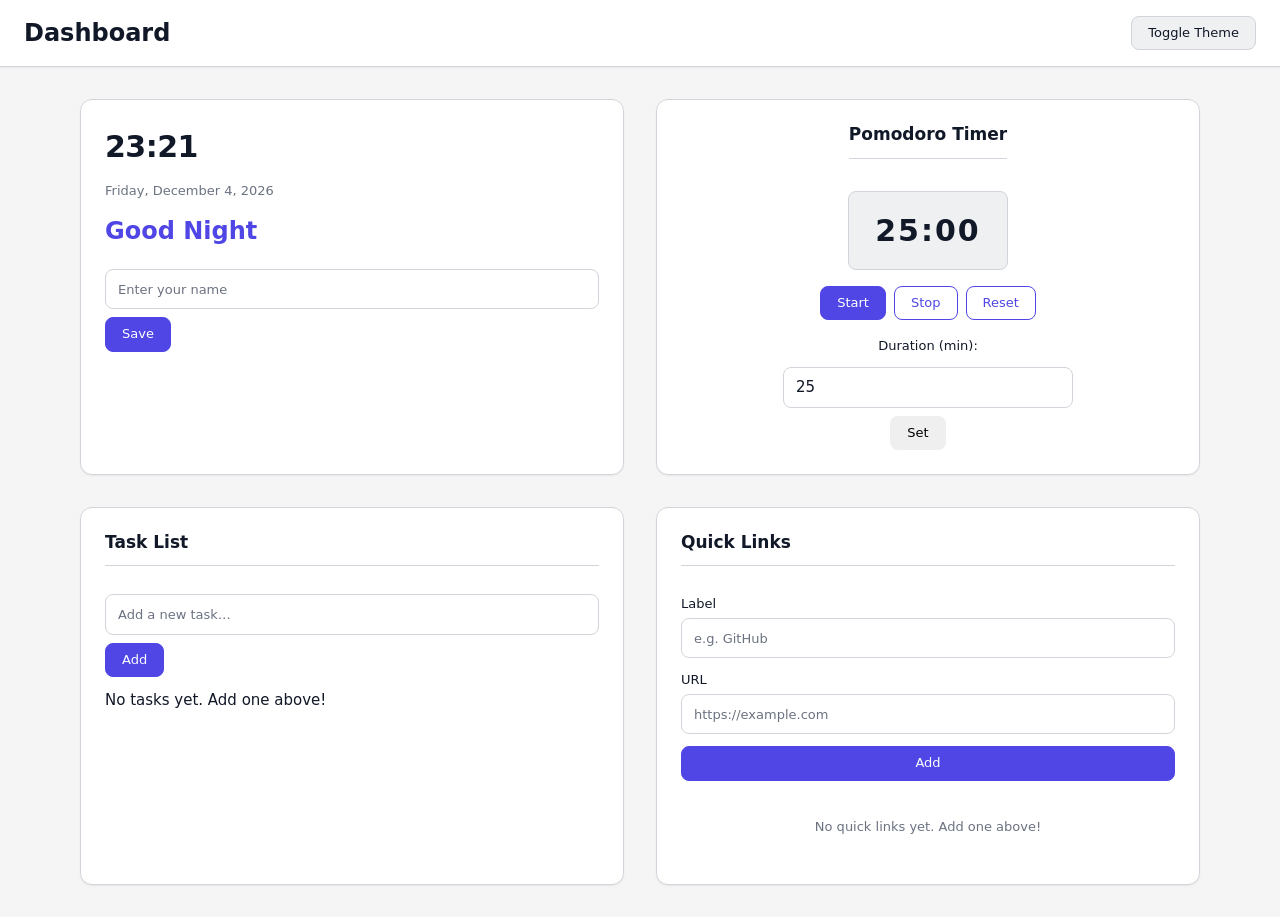
<file: index.html>
<!DOCTYPE html>
<html lang="en" data-theme="light">
<head>
  <meta charset="UTF-8" />
  <meta name="viewport" content="width=device-width, initial-scale=1.0" />
  <title>To Do List Dashboard</title>
  <link rel="stylesheet" href="css/style.css" />
</head>
<body>

  <header>
    <h1>Dashboard</h1>
    <button data-action="toggle-theme" aria-label="Toggle theme">Toggle Theme</button>
  </header>

  <main>

    <section id="greeting" aria-label="Greeting">
      <!-- Greeting module renders here: time, date, salutation, name input -->
    </section>

    <section id="timer" aria-label="Pomodoro Timer">
      <!-- Timer module renders here: countdown display, Start/Stop/Reset controls, duration input -->
    </section>

    <section id="task-list" aria-label="Task List">
      <!-- Task module renders here: add-task form, task rows -->
    </section>

    <section id="quick-links" aria-label="Quick Links">
      <!-- Links module renders here: add-link form, link buttons -->
    </section>

  </main>

  <script src="js/app.js"></script>
</body>
</html>
</file>
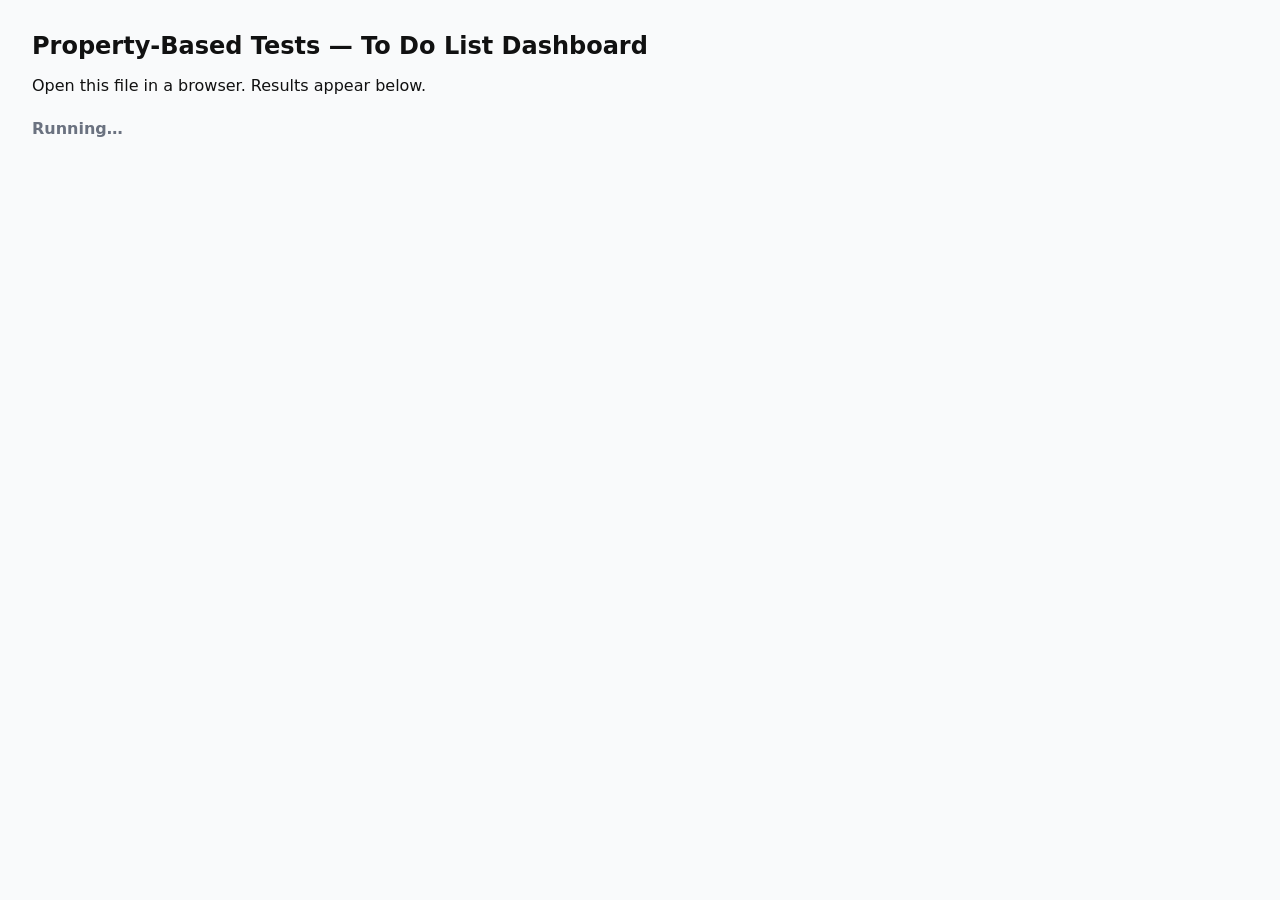
<file: test.html>
<!DOCTYPE html>
<html lang="en" data-theme="light">
<head>
  <meta charset="UTF-8" />
  <meta name="viewport" content="width=device-width, initial-scale=1.0" />
  <title>To Do List Dashboard — Property-Based Tests</title>
  <style>
    body   { font-family: system-ui, sans-serif; margin: 2rem; background: #f9fafb; color: #111; }
    h1     { font-size: 1.5rem; margin-bottom: 1rem; }
    h2     { font-size: 1.05rem; margin: 1.6rem 0 0.4rem; color: #374151; }
    .suite { border: 1px solid #d1d5db; border-radius: 6px; padding: 1rem; margin-bottom: 1rem; background: #fff; }
    .pass  { color: #16a34a; font-weight: 600; }
    .fail  { color: #dc2626; font-weight: 600; }
    .result  { margin: 0.3rem 0; font-size: 0.88rem; white-space: pre-wrap; font-family: monospace; }
    #summary { margin-top: 1.5rem; font-size: 1rem; font-weight: 700; }
    .pending { color: #6b7280; }
  </style>
</head>
<body>
  <h1>Property-Based Tests — To Do List Dashboard</h1>
  <p>Open this file in a browser. Results appear below.</p>
  <div id="output"></div>
  <div id="summary" class="pending">Running…</div>

  <!-- All test logic runs as an ES module so we can import fast-check from esm.sh -->
  <script type="module">
    // fast-check loaded via esm.sh CDN — no build step or server required.
    // Uses fast-check v3 (last CommonJS-compatible release with a stable API).
    import * as fc from 'https://esm.sh/fast-check@3';

    /* ===========================================================
       Minimal in-browser test runner
       =========================================================== */
    const results = [];
    const outputEl  = document.getElementById('output');
    const summaryEl = document.getElementById('summary');

    function suite(name) {
      const h = document.createElement('h2');
      h.textContent = name;
      outputEl.appendChild(h);
      const div = document.createElement('div');
      div.className = 'suite';
      outputEl.appendChild(div);
      return div;
    }

    function logResult(container, label, passed, detail) {
      const p = document.createElement('p');
      p.className = 'result ' + (passed ? 'pass' : 'fail');
      p.textContent = (passed ? '✓ ' : '✗ ') + label + (detail ? '\n  ' + detail : '');
      container.appendChild(p);
      results.push(passed);
    }

    function test(container, label, fn) {
      try {
        fn();
        logResult(container, label, true, '');
      } catch (err) {
        logResult(container, label, false, String(err));
      }
    }

    function printSummary() {
      const passed = results.filter(Boolean).length;
      const total  = results.length;
      summaryEl.textContent = passed + ' / ' + total + ' tests passed';
      summaryEl.className   = (passed === total) ? 'pass' : 'fail';
    }

    /* ===========================================================
       In-memory localStorage stub
       Replaces window.localStorage for each test so tests are
       isolated, fast, and produce no real storage side-effects.
       =========================================================== */
    function makeLocalStorageStub() {
      let store = {};
      return {
        getItem:    (k) => Object.prototype.hasOwnProperty.call(store, k) ? store[k] : null,
        setItem:    (k, v) => { store[k] = String(v); },
        removeItem: (k) => { delete store[k]; },
        clear:      () => { store = {}; },
      };
    }

    /* ===========================================================
       Inline storage module (mirrors js/app.js storage namespace)
       Accepts an injected localStorage-compatible object so tests
       never touch the real window.localStorage.
       =========================================================== */
    function makeStorage(lsStub) {
      const KEYS = {
        TASKS:    'todo_dashboard_tasks',
        LINKS:    'todo_dashboard_links',
        SETTINGS: 'todo_dashboard_settings',
      };

      function read(key) {
        try {
          const raw = lsStub.getItem(key);
          if (raw === null) return null;
          return JSON.parse(raw);
        } catch {
          return null;
        }
      }

      function write(key, value) {
        try {
          lsStub.setItem(key, JSON.stringify(value));
          return true;
        } catch {
          return false;
        }
      }

      return { KEYS, read, write };
    }

    /* ===========================================================
       Inline generateId (same logic as js/app.js)
       =========================================================== */
    function generateId() {
      if (typeof crypto !== 'undefined' && typeof crypto.randomUUID === 'function') {
        return crypto.randomUUID();
      }
      return Date.now().toString() + Math.random().toString(36).slice(2);
    }

    /* ===========================================================
       Inline links module (pure logic extracted from js/app.js).
       The render() method is a no-op; tests inspect the links
       array via the exported getLinks() method.
       =========================================================== */
    function makeLinks(storageObj) {
      let _links = [];

      function _createLink(label, url) {
        return { id: generateId(), label, url };
      }

      // no-op render — tests work with in-memory state directly
      function render() {}

      function init(linkArray) {
        _links = Array.isArray(linkArray) ? [...linkArray] : [];
      }

      /** Returns a defensive copy of the current links array. */
      function getLinks() {
        return [..._links];
      }

      /**
       * addLink(label, url)
       * Validation mirrors js/app.js links.addLink exactly:
       *   - total count must be < 50              (Requirement 6.1)
       *   - label must be 1–50 non-empty chars    (Requirement 6.2)
       *   - url must match /^https?:\/\/.+/       (Requirement 6.2)
       * On any validation failure: returns without mutating _links.
       */
      function addLink(label, url) {
        const trimmedLabel = String(label).trim();
        const trimmedUrl   = String(url).trim();

        // count cap
        if (_links.length >= 50) return;

        // label validation
        if (trimmedLabel.length === 0 || trimmedLabel.length > 50) return;

        // url validation: must start with http:// or https:// + at least 1 char
        const urlValid = /^https?:\/\/.+/.test(trimmedUrl);
        if (!urlValid) return;

        const newLink = _createLink(trimmedLabel, trimmedUrl);
        _links.push(newLink);

        const success = storageObj.write(storageObj.KEYS.LINKS, _links);
        if (!success) {
          _links.pop();
        }
      }

      function deleteLink(id) {
        const idx = _links.findIndex((l) => l.id === id);
        if (idx === -1) return;
        const removed = _links.splice(idx, 1)[0];
        const success = storageObj.write(storageObj.KEYS.LINKS, _links);
        if (!success) {
          _links.splice(idx, 0, removed);
        }
      }

      return { init, addLink, deleteLink, getLinks };
    }

    /* ===========================================================
       Helper: fresh, isolated links module instance per test
       =========================================================== */
    function freshLinksModule() {
      const stub    = makeLocalStorageStub();
      const storage = makeStorage(stub);
      const linksM  = makeLinks(storage);
      linksM.init([]);
      return linksM;
    }

    /* ===========================================================
       PROPERTY 9 — Quick link URL validation
       -------------------------------------------------------
       // Feature: todo-list-dashboard, Property 9: Quick link URL validation
       //
       // For any string that does NOT begin with http:// or https://
       // followed by at least one character, addLink MUST reject the URL.
       // The link list SHALL remain unchanged (length stays 0) and no
       // write to Quick_Link_Store SHALL occur.
       //
       // Validates: Requirements 6.2
       =========================================================== */

    const s9 = suite('Property 9 — Quick link URL validation  (Validates: Requirements 6.2)');

    // Smoke test: confirm fast-check loaded correctly
    test(s9, 'fast-check is available (fc.check is a function)', () => {
      if (typeof fc === 'undefined' || typeof fc.check !== 'function') {
        throw new Error('fast-check (fc) not loaded — check the CDN import');
      }
    });

    // ── Core property test ──────────────────────────────────────
    test(s9, 'Property 9: addLink rejects any URL that does not start with http(s)://<char>', () => {
      // Generator: any string that does NOT match the valid-URL pattern.
      // fc.string() produces arbitrary Unicode strings; we filter to keep only
      // those that are invalid URLs so the property is correctly constrained.
      const invalidUrl = fc.string().filter(
        (s) => !/^https?:\/\/.+/.test(s.trim())
      );

      const result = fc.check(
        fc.property(invalidUrl, (url) => {
          const linksM = freshLinksModule();
          linksM.addLink('test', url);        // valid label, invalid URL
          return linksM.getLinks().length === 0;  // no link should have been added
        }),
        { numRuns: 100 }
      );

      if (result.failed) {
        throw new Error(
          'Property 9 FAILED.\n' +
          'Counterexample: url = ' + JSON.stringify(result.counterexample) + '\n' +
          'Seed: ' + result.seed
        );
      }
    });

    // ── Explicit examples (regression / documentation) ──────────
    test(s9, 'Explicit: bare domains are rejected', () => {
      const bare = ['example.com', 'www.google.com', 'github.com/user/repo'];
      for (const url of bare) {
        const linksM = freshLinksModule();
        linksM.addLink('test', url);
        if (linksM.getLinks().length !== 0) {
          throw new Error('Expected rejection for: ' + JSON.stringify(url));
        }
      }
    });

    test(s9, 'Explicit: wrong protocols are rejected', () => {
      const wrong = ['ftp://example.com', '//example.com', 'javascript:alert(1)', 'mailto:a@b.com'];
      for (const url of wrong) {
        const linksM = freshLinksModule();
        linksM.addLink('test', url);
        if (linksM.getLinks().length !== 0) {
          throw new Error('Expected rejection for: ' + JSON.stringify(url));
        }
      }
    });

    test(s9, 'Explicit: partial http(s):// strings without a trailing character are rejected', () => {
      // The spec requires at least one character after the protocol+slashes.
      const partial = ['http://', 'https://', 'http:/', 'https:/', 'http:', 'https:', 'http', 'https'];
      for (const url of partial) {
        const linksM = freshLinksModule();
        linksM.addLink('test', url);
        if (linksM.getLinks().length !== 0) {
          throw new Error('Expected rejection for: ' + JSON.stringify(url));
        }
      }
    });

    test(s9, 'Explicit: empty and whitespace-only URLs are rejected', () => {
      for (const url of ['', '   ', '\t', '\n']) {
        const linksM = freshLinksModule();
        linksM.addLink('test', url);
        if (linksM.getLinks().length !== 0) {
          throw new Error('Expected rejection for: ' + JSON.stringify(url));
        }
      }
    });

    // ── Contrast test: valid URLs must be accepted ───────────────
    test(s9, 'Contrast: valid http:// and https:// URLs are accepted', () => {
      const valid = [
        'http://a',
        'https://a',
        'http://example.com',
        'https://example.com',
        'https://example.com/path?q=1#hash',
      ];
      for (const url of valid) {
        const linksM = freshLinksModule();
        linksM.addLink('test', url);
        if (linksM.getLinks().length !== 1) {
          throw new Error('Expected acceptance for: ' + JSON.stringify(url));
        }
      }
    });

    /* ===========================================================
       Print final summary
       =========================================================== */
    printSummary();
  </script>
</body>
</html>
</file>
<file: css/style.css>
/* ============================================================
   css/style.css — To Do List Dashboard
   Requirements: 7.2, 10.3
   ============================================================ */

/* ------------------------------------------------------------
   1. CUSTOM PROPERTIES — Light Theme (default)
   ------------------------------------------------------------ */
:root {
  /* --- Color palette --- */
  --color-bg:              #f5f5f5;
  --color-surface:         #ffffff;
  --color-surface-alt:     #eef0f2;
  --color-border:          #d1d5db;
  --color-text-primary:    #111827;
  --color-text-secondary:  #6b7280;
  --color-text-inverse:    #ffffff;

  /* Accent / interactive */
  --color-accent:          #4f46e5;
  --color-accent-hover:    #4338ca;
  --color-accent-active:   #3730a3;
  --color-accent-muted:    #e0e7ff;

  /* Semantic */
  --color-success:         #16a34a;
  --color-success-muted:   #dcfce7;
  --color-danger:          #dc2626;
  --color-danger-hover:    #b91c1c;
  --color-danger-muted:    #fee2e2;
  --color-warning:         #d97706;
  --color-warning-muted:   #fef3c7;
  --color-done:            #059669;

  /* Shadows */
  --shadow-sm:  0 1px 2px rgba(0, 0, 0, 0.06);
  --shadow-md:  0 4px 6px  rgba(0, 0, 0, 0.08);

  /* --- Spacing scale (8 px base) --- */
  --space-1:  4px;
  --space-2:  8px;
  --space-3:  12px;
  --space-4:  16px;
  --space-5:  20px;
  --space-6:  24px;
  --space-8:  32px;
  --space-10: 40px;
  --space-12: 48px;

  /* --- Typography --- */
  --font-family: system-ui, -apple-system, "Segoe UI", Roboto, Helvetica, Arial, sans-serif;
  --font-size-xs:   12px;   /* minimum allowed — Requirement 10.3 */
  --font-size-sm:   13px;
  --font-size-base: 15px;
  --font-size-md:   17px;
  --font-size-lg:   20px;
  --font-size-xl:   24px;
  --font-size-2xl:  30px;
  --line-height-tight:  1.25;
  --line-height-normal: 1.5;

  /* --- Border radius --- */
  --radius-sm:  4px;
  --radius-md:  8px;
  --radius-lg:  12px;
  --radius-pill: 9999px;

  /* --- Transition --- */
  --transition-fast:   150ms ease;
  --transition-normal: 250ms ease;

  /* --- Layout --- */
  --content-max-width: 1200px;
  --panel-gap: var(--space-6);
}

/* ------------------------------------------------------------
   2. CUSTOM PROPERTIES — Dark Theme override
   ------------------------------------------------------------ */
[data-theme="dark"] {
  --color-bg:              #0f172a;
  --color-surface:         #1e293b;
  --color-surface-alt:     #273549;
  --color-border:          #334155;
  --color-text-primary:    #f1f5f9;
  --color-text-secondary:  #94a3b8;
  --color-text-inverse:    #0f172a;

  --color-accent:          #818cf8;
  --color-accent-hover:    #a5b4fc;
  --color-accent-active:   #c7d2fe;
  --color-accent-muted:    #1e1b4b;

  --color-success:         #4ade80;
  --color-success-muted:   #052e16;
  --color-danger:          #f87171;
  --color-danger-hover:    #fca5a5;
  --color-danger-muted:    #450a0a;
  --color-warning:         #fbbf24;
  --color-warning-muted:   #451a03;
  --color-done:            #34d399;

  --shadow-sm: 0 1px 2px rgba(0, 0, 0, 0.4);
  --shadow-md: 0 4px 6px  rgba(0, 0, 0, 0.5);
}

/* ------------------------------------------------------------
   3. RESET & BOX MODEL
   ------------------------------------------------------------ */
*,
*::before,
*::after {
  box-sizing: border-box;
  margin: 0;
  padding: 0;
}

/* ------------------------------------------------------------
   4. BASE / GLOBAL STYLES
   ------------------------------------------------------------ */
html {
  font-size: var(--font-size-base);
  scroll-behavior: smooth;
  /* Prevent horizontal overflow at any viewport — Requirement 10.3 */
  overflow-x: hidden;
}

body {
  min-width: 320px;           /* Requirement 10.3: viewport range starts at 320 px */
  max-width: 2560px;          /* Requirement 10.3: cap at 2560 px */
  margin: 0 auto;
  font-family: var(--font-family);
  font-size: var(--font-size-base);
  line-height: var(--line-height-normal);
  background-color: var(--color-bg);
  color: var(--color-text-primary);
  transition:
    background-color var(--transition-normal),
    color var(--transition-normal);
}

/* Ensure no text falls below the 12 px minimum — Requirement 10.3 */
* {
  min-inline-size: var(--font-size-xs); /* advisory; enforced by explicit rules below */
}

h1, h2, h3, h4, h5, h6 {
  color: var(--color-text-primary);
  line-height: var(--line-height-tight);
}

h1 { font-size: var(--font-size-2xl); }
h2 { font-size: var(--font-size-xl); }
h3 { font-size: var(--font-size-lg); }

p, li, label, span {
  font-size: var(--font-size-base);
  color: var(--color-text-primary);
}

small {
  font-size: var(--font-size-xs);  /* 12 px floor */
  color: var(--color-text-secondary);
}

a {
  color: var(--color-accent);
  text-decoration: underline;
}
a:hover  { color: var(--color-accent-hover); }
a:active { color: var(--color-accent-active); }

/* ------------------------------------------------------------
   5. LAYOUT — HEADER
   ------------------------------------------------------------ */
header {
  display: flex;
  align-items: center;
  justify-content: space-between;
  padding: var(--space-4) var(--space-6);
  background-color: var(--color-surface);
  border-bottom: 1px solid var(--color-border);
  box-shadow: var(--shadow-sm);
  /* Stick at the top across full width */
  position: sticky;
  top: 0;
  z-index: 100;
  transition:
    background-color var(--transition-normal),
    border-color var(--transition-normal);
}

header h1 {
  font-size: var(--font-size-xl);
  font-weight: 700;
  color: var(--color-text-primary);
}

/* ------------------------------------------------------------
   6. LAYOUT — MAIN GRID
   ------------------------------------------------------------ */
main {
  display: grid;
  gap: var(--panel-gap);
  padding: var(--space-6);
  /* Single column by default (mobile-first) — Requirement 10.3 */
  grid-template-columns: 1fr;
  /* Named areas for single-column ordering */
  grid-template-areas:
    "greeting"
    "timer"
    "task-list"
    "quick-links";
}

/* Two-column grid above 768 px — Requirement 10.3 */
@media (min-width: 768px) {
  main {
    grid-template-columns: 1fr 1fr;
    grid-template-areas:
      "greeting   timer"
      "task-list  quick-links";
  }
}

/* Optional wider layout for large displays */
@media (min-width: 1280px) {
  main {
    max-width: var(--content-max-width);
    margin: 0 auto;
    padding: var(--space-8) var(--space-10);
    gap: var(--space-8);
  }
}

/* Panel area assignments */
#greeting    { grid-area: greeting; }
#timer       { grid-area: timer; }
#task-list   { grid-area: task-list; }
#quick-links { grid-area: quick-links; }

/* ------------------------------------------------------------
   7. PANELS (shared card style)
   ------------------------------------------------------------ */
main > section {
  background-color: var(--color-surface);
  border: 1px solid var(--color-border);
  border-radius: var(--radius-lg);
  padding: var(--space-6);
  box-shadow: var(--shadow-sm);
  transition:
    background-color var(--transition-normal),
    border-color var(--transition-normal),
    box-shadow var(--transition-normal);
}

main > section:hover {
  box-shadow: var(--shadow-md);
}

/* Panel headings */
main > section > h2 {
  font-size: var(--font-size-md);
  font-weight: 600;
  color: var(--color-text-primary);
  margin-bottom: var(--space-4);
  padding-bottom: var(--space-3);
  border-bottom: 1px solid var(--color-border);
}

/* ------------------------------------------------------------
   8. GREETING PANEL
   ------------------------------------------------------------ */
#greeting {
  display: flex;
  flex-direction: column;
  gap: var(--space-3);
}

#greeting .greeting-time {
  font-size: var(--font-size-2xl);
  font-weight: 700;
  color: var(--color-text-primary);
  letter-spacing: -0.5px;
}

#greeting .greeting-date {
  font-size: var(--font-size-sm);
  color: var(--color-text-secondary);
}

#greeting .greeting-salutation {
  font-size: var(--font-size-xl);
  font-weight: 600;
  color: var(--color-accent);
}

#greeting .greeting-name-form {
  display: flex;
  gap: var(--space-2);
  flex-wrap: wrap;
  align-items: flex-start;
  margin-top: var(--space-2);
}

/* ------------------------------------------------------------
   9. TIMER PANEL
   ------------------------------------------------------------ */
#timer {
  display: flex;
  flex-direction: column;
  align-items: center;
  gap: var(--space-4);
  text-align: center;
}

#timer .timer-display {
  font-size: var(--font-size-2xl);
  font-weight: 700;
  font-variant-numeric: tabular-nums;
  color: var(--color-text-primary);
  letter-spacing: 2px;
  padding: var(--space-4) var(--space-6);
  background-color: var(--color-surface-alt);
  border: 1px solid var(--color-border);
  border-radius: var(--radius-md);
  min-width: 160px;
  transition:
    color var(--transition-fast),
    background-color var(--transition-fast);
}

/* Distinct completion state — Requirement 3.6 */
#timer .timer-display.timer-done {
  color: var(--color-done);
  background-color: var(--color-success-muted);
  border-color: var(--color-success);
}

#timer .timer-controls {
  display: flex;
  gap: var(--space-2);
  flex-wrap: wrap;
  justify-content: center;
}

#timer .timer-duration-form {
  display: flex;
  gap: var(--space-2);
  align-items: flex-start;
  flex-wrap: wrap;
  justify-content: center;
}

/* ------------------------------------------------------------
   10. TASK LIST PANEL
   ------------------------------------------------------------ */
#task-list {
  display: flex;
  flex-direction: column;
  gap: var(--space-3);
}

#task-list .task-add-form {
  display: flex;
  gap: var(--space-2);
  flex-wrap: wrap;
  align-items: flex-start;
}

.task-item {
  display: flex;
  align-items: center;
  gap: var(--space-2);
  padding: var(--space-3) var(--space-4);
  background-color: var(--color-surface-alt);
  border: 1px solid var(--color-border);
  border-radius: var(--radius-md);
  transition:
    background-color var(--transition-fast),
    border-color var(--transition-fast);
}

.task-item:hover {
  background-color: var(--color-accent-muted);
  border-color: var(--color-accent);
}

.task-item.task-completed .task-title {
  text-decoration: line-through;
  color: var(--color-text-secondary);
}

.task-title {
  flex: 1;
  font-size: var(--font-size-base);
  color: var(--color-text-primary);
  word-break: break-word;
  min-width: 0;  /* allow flex shrink */
}

.task-actions {
  display: flex;
  gap: var(--space-1);
  flex-shrink: 0;
}

/* Checkbox */
.task-checkbox {
  width: 18px;
  height: 18px;
  cursor: pointer;
  flex-shrink: 0;
  accent-color: var(--color-accent);
}

/* Inline edit input inside a task row */
.task-edit-input {
  flex: 1;
  font-size: var(--font-size-base);
  padding: var(--space-1) var(--space-2);
  background-color: var(--color-surface);
  color: var(--color-text-primary);
  border: 1px solid var(--color-accent);
  border-radius: var(--radius-sm);
  outline: none;
  min-width: 0;
}

.task-edit-input:focus {
  box-shadow: 0 0 0 3px rgba(79, 70, 229, 0.25);
}

/* ------------------------------------------------------------
   11. QUICK LINKS PANEL
   ------------------------------------------------------------ */
#quick-links {
  display: flex;
  flex-direction: column;
  gap: var(--space-3);
}

#quick-links .link-add-form {
  display: flex;
  flex-direction: column;
  gap: var(--space-2);
}

.link-grid {
  display: flex;
  flex-wrap: wrap;
  gap: var(--space-2);
}

.link-item {
  display: inline-flex;
  align-items: center;
  gap: var(--space-1);
}

/* ------------------------------------------------------------
   12. BUTTONS
   ------------------------------------------------------------ */
button {
  display: inline-flex;
  align-items: center;
  justify-content: center;
  gap: var(--space-1);
  padding: var(--space-2) var(--space-4);
  font-family: var(--font-family);
  font-size: var(--font-size-sm);   /* 13 px > 12 px minimum */
  font-weight: 500;
  line-height: var(--line-height-tight);
  border: 1px solid transparent;
  border-radius: var(--radius-md);
  cursor: pointer;
  white-space: nowrap;
  transition:
    background-color var(--transition-fast),
    color var(--transition-fast),
    border-color var(--transition-fast),
    box-shadow var(--transition-fast);
}

button:focus-visible {
  outline: 3px solid var(--color-accent);
  outline-offset: 2px;
}

/* Primary button */
.btn-primary,
[data-action="add-task"],
[data-action="save-name"],
[data-action="add-link"],
[data-action="timer-start"] {
  background-color: var(--color-accent);
  color: var(--color-text-inverse);
  border-color: var(--color-accent);
}
.btn-primary:hover,
[data-action="add-task"]:hover,
[data-action="save-name"]:hover,
[data-action="add-link"]:hover,
[data-action="timer-start"]:hover {
  background-color: var(--color-accent-hover);
  border-color: var(--color-accent-hover);
}
.btn-primary:active,
[data-action="add-task"]:active,
[data-action="save-name"]:active,
[data-action="add-link"]:active,
[data-action="timer-start"]:active {
  background-color: var(--color-accent-active);
  border-color: var(--color-accent-active);
}

/* Secondary / outline button */
.btn-secondary,
[data-action="timer-stop"],
[data-action="timer-reset"],
[data-action="cancel-edit"],
[data-action="save-edit"] {
  background-color: transparent;
  color: var(--color-accent);
  border-color: var(--color-accent);
}
.btn-secondary:hover,
[data-action="timer-stop"]:hover,
[data-action="timer-reset"]:hover,
[data-action="cancel-edit"]:hover,
[data-action="save-edit"]:hover {
  background-color: var(--color-accent-muted);
}

/* Danger button */
.btn-danger,
[data-action="delete-task"],
[data-action="delete-link"] {
  background-color: transparent;
  color: var(--color-danger);
  border-color: var(--color-danger);
}
.btn-danger:hover,
[data-action="delete-task"]:hover,
[data-action="delete-link"]:hover {
  background-color: var(--color-danger-muted);
  border-color: var(--color-danger-hover);
  color: var(--color-danger-hover);
}

/* Theme toggle in header */
[data-action="toggle-theme"] {
  background-color: var(--color-surface-alt);
  color: var(--color-text-primary);
  border-color: var(--color-border);
  font-size: var(--font-size-sm);
}
[data-action="toggle-theme"]:hover {
  background-color: var(--color-border);
}

/* Quick link open buttons */
.link-open-btn {
  background-color: var(--color-accent-muted);
  color: var(--color-accent);
  border-color: var(--color-accent);
  font-size: var(--font-size-sm);
}
.link-open-btn:hover {
  background-color: var(--color-accent);
  color: var(--color-text-inverse);
}

/* Small icon-only buttons (edit/delete in task rows) */
.btn-icon {
  padding: var(--space-1) var(--space-2);
  font-size: var(--font-size-xs);  /* 12 px — at floor */
  border-radius: var(--radius-sm);
}

/* ------------------------------------------------------------
   13. FORM INPUTS & LABELS
   ------------------------------------------------------------ */
input[type="text"],
input[type="url"],
input[type="number"] {
  display: block;
  width: 100%;
  padding: var(--space-2) var(--space-3);
  font-family: var(--font-family);
  font-size: var(--font-size-base);  /* 15 px */
  line-height: var(--line-height-normal);
  color: var(--color-text-primary);
  background-color: var(--color-surface);
  border: 1px solid var(--color-border);
  border-radius: var(--radius-md);
  transition:
    border-color var(--transition-fast),
    box-shadow var(--transition-fast),
    background-color var(--transition-normal);
  /* Prevent inputs from breaking the layout on small screens */
  min-width: 0;
}

input[type="text"]:focus,
input[type="url"]:focus,
input[type="number"]:focus {
  outline: none;
  border-color: var(--color-accent);
  box-shadow: 0 0 0 3px rgba(79, 70, 229, 0.2);
}

input[type="text"]::placeholder,
input[type="url"]::placeholder,
input[type="number"]::placeholder {
  color: var(--color-text-secondary);
  font-size: var(--font-size-sm);
}

label {
  display: block;
  font-size: var(--font-size-sm);
  font-weight: 500;
  color: var(--color-text-primary);
  margin-bottom: var(--space-1);
}

/* Duration input is compact */
.timer-duration-input {
  width: 80px;
}

/* ------------------------------------------------------------
   14. VALIDATION MESSAGES & WARNINGS
   ------------------------------------------------------------ */
.error-message,
.validation-error {
  font-size: var(--font-size-xs);   /* 12 px floor */
  color: var(--color-danger);
  margin-top: var(--space-1);
  display: block;
}

.warning-banner {
  display: flex;
  align-items: flex-start;
  gap: var(--space-2);
  padding: var(--space-3) var(--space-4);
  background-color: var(--color-warning-muted);
  border: 1px solid var(--color-warning);
  border-radius: var(--radius-md);
  font-size: var(--font-size-xs);   /* 12 px floor */
  color: var(--color-text-primary);
  margin: var(--space-3) var(--space-6);
}

.storage-error {
  font-size: var(--font-size-xs);
  color: var(--color-danger);
  padding: var(--space-2) var(--space-3);
  background-color: var(--color-danger-muted);
  border: 1px solid var(--color-danger);
  border-radius: var(--radius-sm);
  margin-top: var(--space-2);
}

/* ------------------------------------------------------------
   15. LOADING INDICATOR — Requirement 10.4
   ------------------------------------------------------------ */
#loading-indicator {
  position: fixed;
  inset: 0;
  display: flex;
  align-items: center;
  justify-content: center;
  background-color: var(--color-bg);
  z-index: 999;
  font-size: var(--font-size-md);
  color: var(--color-text-secondary);
  transition: opacity var(--transition-normal);
}

#loading-indicator.hidden {
  opacity: 0;
  pointer-events: none;
}

/* Simple spinner */
.spinner {
  width: 32px;
  height: 32px;
  border: 3px solid var(--color-border);
  border-top-color: var(--color-accent);
  border-radius: 50%;
  animation: spin 0.8s linear infinite;
  margin-right: var(--space-3);
}

@keyframes spin {
  to { transform: rotate(360deg); }
}

/* ------------------------------------------------------------
   16. RESPONSIVE FINE-TUNING
   ------------------------------------------------------------ */

/* Very small phones (320 px): stack form rows, shrink padding */
@media (max-width: 400px) {
  header {
    padding: var(--space-3) var(--space-4);
  }

  header h1 {
    font-size: var(--font-size-lg);
  }

  main {
    padding: var(--space-4);
    gap: var(--space-4);
  }

  main > section {
    padding: var(--space-4);
  }

  #timer .timer-display {
    font-size: var(--font-size-xl);
    padding: var(--space-3) var(--space-4);
    min-width: 120px;
  }

  .task-add-form,
  .greeting-name-form,
  .timer-controls,
  .timer-duration-form {
    flex-direction: column;
    width: 100%;
  }

  .task-add-form input,
  .greeting-name-form input {
    width: 100%;
  }

  button {
    width: 100%;
    justify-content: center;
  }

  /* But keep icon buttons compact */
  .btn-icon {
    width: auto;
  }
}

/* Ensure text never exceeds container (prevents horizontal scroll) */
@media (max-width: 767px) {
  .task-title {
    font-size: var(--font-size-sm);
    word-break: break-word;
    overflow-wrap: break-word;
  }
}

/* Wide monitors: constrain content width */
@media (min-width: 1920px) {
  body {
    padding: 0 var(--space-12);
  }
}

/* ------------------------------------------------------------
   17. UTILITY CLASSES
   ------------------------------------------------------------ */
.sr-only {
  position: absolute;
  width: 1px;
  height: 1px;
  padding: 0;
  margin: -1px;
  overflow: hidden;
  clip: rect(0, 0, 0, 0);
  white-space: nowrap;
  border: 0;
}

.text-secondary {
  color: var(--color-text-secondary);
  font-size: var(--font-size-sm);
}

.text-accent {
  color: var(--color-accent);
}

.mt-2 { margin-top: var(--space-2); }
.mt-4 { margin-top: var(--space-4); }

.flex      { display: flex; }
.flex-col  { flex-direction: column; }
.gap-2     { gap: var(--space-2); }
.gap-3     { gap: var(--space-3); }
.items-center { align-items: center; }
.flex-wrap { flex-wrap: wrap; }

/* Empty-state message inside panels */
.empty-state {
  font-size: var(--font-size-sm);
  color: var(--color-text-secondary);
  text-align: center;
  padding: var(--space-6) 0;
}
</file>
